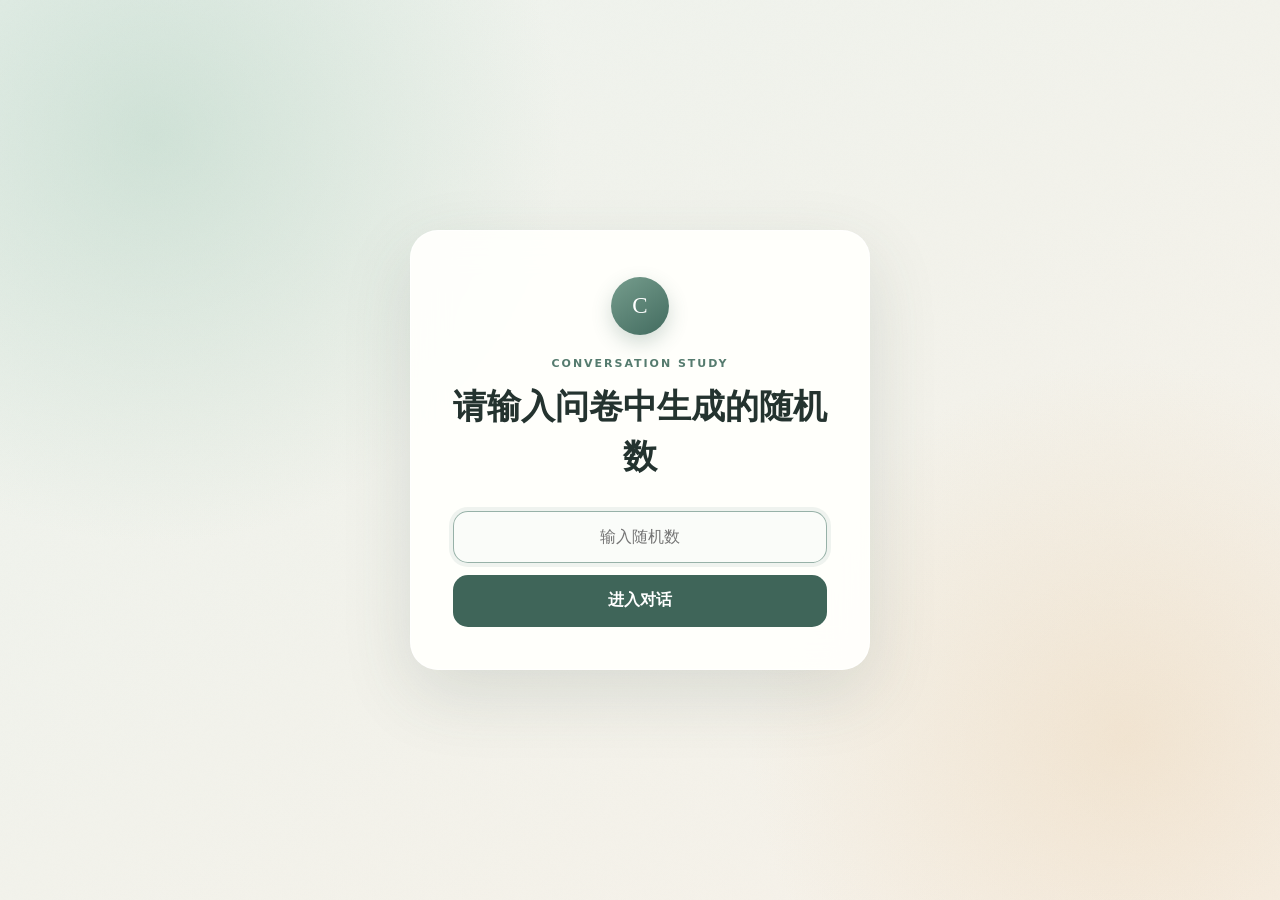
<file: index.html>
<!doctype html>
<html lang="zh-CN">
  <head>
    <meta charset="UTF-8" />
    <meta name="viewport" content="width=device-width, initial-scale=1.0" />
    <meta name="description" content="Chatti 对话实验平台" />
    <title>Chatti</title>
    <link rel="stylesheet" href="styles.css?v=20261109a" />
  </head>
  <body>
    <section id="access-screen" class="access-screen" aria-labelledby="access-title">
      <div class="access-card">
        <span class="access-mark" aria-hidden="true">C</span>
        <p class="access-kicker">CONVERSATION STUDY</p>
        <h1 id="access-title">请输入问卷中生成的随机数</h1>
        <form id="access-form" class="access-form" novalidate>
          <label class="sr-only" for="condition-input">问卷中生成的随机数</label>
          <input
            id="condition-input"
            type="password"
            inputmode="numeric"
            autocomplete="off"
            maxlength="1"
            placeholder="输入随机数"
            required
          />
          <button type="submit">进入对话</button>
        </form>
      </div>
    </section>

    <main id="experiment-platform" class="page-shell is-hidden" aria-hidden="true">
      <section class="chat-grid" aria-label="对话实验">
        <article class="chat-card" data-chat>
          <header class="chat-header">
            <span class="avatar" aria-hidden="true">C</span>
            <h1>Chatti</h1>
          </header>
          <div class="messages" aria-live="polite" aria-label="与 Chatti 的聊天记录"></div>
          <form id="chat-form" class="composer">
            <label class="sr-only" for="chat-input">给 Chatti 发送消息</label>
            <textarea id="chat-input" rows="1" placeholder="简单说说你遇到的问题……" required></textarea>
            <button type="submit" aria-label="发送给 Chatti">发送</button>
          </form>
        </article>

        <aside class="scenario-card" aria-labelledby="scenario-title">
          <div class="scenario-content">
            <p class="scenario-label">CURRENT SITUATION</p>
            <h2 id="scenario-title">场景描述</h2>
            <p>你因为工作需要，开始学习一项自己以前从未接触过的技能。你已经花了不少时间观看教程、阅读资料，也尝试按照教学步骤完成练习，但实际操作时仍然经常遇到问题。有时候你以为自己已经理解了某个知识点，但是换一种情况就又不知道该怎么办。你尝试了不同的学习方法，却始终觉得进展缓慢。你有些沮丧，希望找到更有效的方法尽快完成这项任务。</p>
          </div>
        </aside>
      </section>
    </main>

    <div id="error-modal" class="modal-layer is-hidden" role="alertdialog" aria-modal="true" aria-labelledby="error-title">
      <div class="modal-card modal-card-small">
        <span class="modal-icon" aria-hidden="true">!</span>
        <h2 id="error-title">输入有误</h2>
        <p>请输入正确的随机数格式。</p>
        <button id="error-close" type="button">重新输入</button>
      </div>
    </div>

    <template id="message-template">
      <div class="message-row"><div class="message-bubble"></div></div>
    </template>
    <script src="app.js?v=20261109b"></script>
  </body>
</html>
</file>
<file: styles.css>
:root {
  color-scheme: light;
  --ink: #24332f;
  --muted: #708079;
  --paper: rgba(255, 255, 252, 0.92);
  --line: rgba(74, 103, 94, 0.14);
  --sage: #557b6e;
  --sage-dark: #3f6559;
  --sage-deep: #2d5147;
  --sage-pale: #e6f0eb;
  --cream: #f6f1e7;
  --shadow: 0 24px 70px rgba(57, 77, 69, 0.14);
}

* { box-sizing: border-box; }

html, body { min-height: 100%; }

body {
  margin: 0;
  color: var(--ink);
  font-family: "Microsoft YaHei UI", "PingFang SC", system-ui, sans-serif;
  background:
    radial-gradient(circle at 12% 15%, rgba(174, 207, 190, 0.48), transparent 30%),
    radial-gradient(circle at 88% 82%, rgba(232, 200, 159, 0.32), transparent 28%),
    linear-gradient(145deg, #edf3ee 0%, #f7f1e8 100%);
}

body::before {
  content: "";
  position: fixed;
  inset: 0;
  pointer-events: none;
  opacity: 0.38;
  background-image: url("data:image/svg+xml,%3Csvg xmlns='http://www.w3.org/2000/svg' width='90' height='90' viewBox='0 0 90 90'%3E%3Cfilter id='n'%3E%3CfeTurbulence type='fractalNoise' baseFrequency='.9' numOctaves='2' stitchTiles='stitch'/%3E%3C/filter%3E%3Crect width='100%25' height='100%25' filter='url(%23n)' opacity='.035'/%3E%3C/svg%3E");
}

.is-hidden { display: none !important; }

.page-shell {
  width: min(1180px, calc(100% - 32px));
  margin: 0 auto;
  padding: 32px 0;
}

.chat-grid {
  display: grid;
  grid-template-columns: repeat(2, minmax(0, 1fr));
  gap: 22px;
}

.chat-card,
.scenario-card { height: 660px; }

.chat-card {
  min-width: 0;
  display: grid;
  grid-template-rows: auto minmax(0, 1fr) auto;
  overflow: hidden;
  background: var(--paper);
  border: 1px solid rgba(255, 255, 255, 0.72);
  border-radius: 26px;
  box-shadow: var(--shadow);
  backdrop-filter: blur(18px);
}

.chat-header {
  display: flex;
  align-items: center;
  gap: 13px;
  padding: 19px 22px;
  border-bottom: 1px solid var(--line);
}

.avatar,
.access-mark {
  width: 45px;
  height: 45px;
  display: grid;
  place-items: center;
  flex: 0 0 auto;
  border-radius: 50%;
  color: white;
  font-family: Georgia, serif;
  font-size: 19px;
  background: linear-gradient(145deg, #769d8d, #426b5f);
  box-shadow: 0 8px 20px rgba(67, 106, 94, 0.24);
}

.chat-header h1 { margin: 0; font-size: 16px; }

.messages {
  min-height: 0;
  overflow-y: auto;
  padding: 24px 20px 28px;
  scroll-behavior: smooth;
  scrollbar-width: thin;
  scrollbar-color: #becdc6 transparent;
}

.message-row { display: flex; margin-bottom: 15px; }
.message-row.user { justify-content: flex-end; }

.message-bubble {
  max-width: 84%;
  padding: 12px 15px;
  border-radius: 6px 18px 18px 18px;
  color: #33443e;
  background: var(--sage-pale);
  font-size: 14px;
  line-height: 1.8;
  white-space: pre-wrap;
  word-break: break-word;
}

.message-row.user .message-bubble {
  color: white;
  background: var(--sage);
  border-radius: 18px 6px 18px 18px;
}

.message-row.completion-message .message-bubble {
  width: 100%;
  max-width: 100%;
  padding: 20px;
  text-align: center;
  background: #f5faf7;
  border: 1px solid rgba(63, 101, 89, 0.18);
  border-radius: 18px;
}

.inline-completion-title,
.inline-completion-instruction { display: block; }
.inline-completion-title { margin-bottom: 4px; font-size: 18px; }
.inline-completion-instruction { color: var(--muted); font-size: 13px; }
.inline-copy-button { min-width: 126px; height: 42px; padding: 0 20px; border-radius: 13px; }

.message-row.typing .message-bubble::after {
  content: "";
  width: 2px;
  height: 1.15em;
  display: inline-block;
  margin-left: 2px;
  vertical-align: -0.15em;
  background: currentColor;
  animation: blink 0.8s step-end infinite;
}

.thinking { display: inline-flex; gap: 5px; align-items: center; min-height: 20px; }
.thinking i {
  width: 6px;
  height: 6px;
  border-radius: 50%;
  background: #789086;
  animation: bounce 1.1s ease-in-out infinite;
}
.thinking i:nth-child(2) { animation-delay: 0.16s; }
.thinking i:nth-child(3) { animation-delay: 0.32s; }

.composer {
  display: grid;
  grid-template-columns: 1fr auto;
  gap: 10px;
  align-items: end;
  padding: 15px;
  border-top: 1px solid var(--line);
  background: rgba(255, 255, 255, 0.62);
}

.composer textarea,
.access-form input {
  width: 100%;
  border: 1px solid rgba(78, 111, 100, 0.18);
  outline: none;
  color: var(--ink);
  background: rgba(250, 252, 249, 0.92);
  font: inherit;
  transition: border-color 0.2s, box-shadow 0.2s;
}

.composer textarea {
  min-height: 45px;
  max-height: 110px;
  resize: none;
  border-radius: 14px;
  padding: 12px 14px;
  font-size: 14px;
  line-height: 1.45;
}

.composer textarea:focus,
.access-form input:focus {
  border-color: rgba(72, 118, 103, 0.55);
  box-shadow: 0 0 0 4px rgba(85, 123, 110, 0.09);
}

button {
  border: 0;
  color: white;
  background: var(--sage-dark);
  font: inherit;
  font-weight: 700;
  cursor: pointer;
  transition: transform 0.18s, opacity 0.18s, background 0.18s;
}

button:hover { transform: translateY(-1px); background: var(--sage-deep); }
button:disabled, textarea:disabled { opacity: 0.5; cursor: not-allowed; transform: none; }

.composer button {
  height: 45px;
  padding: 0 18px;
  border-radius: 14px;
  font-size: 14px;
}

.scenario-card {
  display: grid;
  place-items: center;
  overflow: hidden;
  padding: clamp(34px, 5vw, 64px);
  color: #fffdf7;
  background: linear-gradient(145deg, rgba(73, 111, 98, 0.96), rgba(43, 72, 63, 0.98));
  border: 1px solid rgba(255, 255, 255, 0.15);
  border-radius: 26px;
  box-shadow: var(--shadow);
}

.scenario-content { max-width: 430px; }
.scenario-label {
  margin: 0 0 18px;
  color: rgba(231, 244, 237, 0.68);
  font-size: 11px;
  font-weight: 800;
  letter-spacing: 0.2em;
}

.scenario-card h2 {
  margin: 0 0 28px;
  font-family: "STSong", "SimSun", serif;
  font-size: clamp(30px, 4vw, 43px);
  font-weight: 600;
  letter-spacing: 0.08em;
}

.scenario-card h2::after {
  content: "";
  width: 44px;
  height: 2px;
  display: block;
  margin-top: 18px;
  background: rgba(228, 197, 150, 0.88);
}

.scenario-card .scenario-content > p:last-child {
  margin: 0;
  color: rgba(255, 255, 250, 0.9);
  font-size: 16px;
  line-height: 2.05;
  text-align: justify;
}

.access-screen {
  min-height: 100vh;
  display: grid;
  place-items: center;
  padding: 24px;
}

.access-card {
  width: min(460px, 100%);
  padding: 46px 42px 42px;
  text-align: center;
  background: rgba(255, 255, 252, 0.94);
  border: 1px solid rgba(255, 255, 255, 0.78);
  border-radius: 28px;
  box-shadow: var(--shadow);
  backdrop-filter: blur(18px);
}

.access-mark { width: 58px; height: 58px; margin: 0 auto 22px; font-size: 23px; }
.access-kicker {
  margin: 0 0 12px;
  color: var(--sage);
  font-size: 11px;
  font-weight: 800;
  letter-spacing: 0.18em;
}

.access-card h1 {
  margin: 0;
  font-family: "STSong", "SimSun", serif;
  font-size: clamp(26px, 5vw, 34px);
  font-weight: 600;
  line-height: 1.45;
}

.access-form { display: grid; gap: 12px; margin-top: 30px; }
.access-form input { height: 52px; padding: 0 16px; border-radius: 15px; text-align: center; font-size: 16px; }
.access-form button { height: 52px; border-radius: 15px; }

.modal-layer {
  position: fixed;
  z-index: 20;
  inset: 0;
  display: grid;
  place-items: center;
  padding: 24px;
  background: rgba(30, 47, 41, 0.48);
  backdrop-filter: blur(8px);
}

.modal-card {
  width: min(440px, 100%);
  padding: 42px;
  text-align: center;
  background: #fffef9;
  border-radius: 26px;
  box-shadow: 0 30px 90px rgba(21, 36, 31, 0.28);
  animation: modal-in 0.28s ease-out;
}

.modal-card-small { width: min(390px, 100%); }
.modal-icon,
.completion-check {
  width: 54px;
  height: 54px;
  display: grid;
  place-items: center;
  margin: 0 auto 18px;
  border-radius: 50%;
  font-size: 24px;
  font-weight: 800;
}
.modal-icon { color: #9b654b; background: #f3e5dc; }
.completion-check { color: white; background: var(--sage); }
.modal-card h2 { margin: 0 0 10px; font-size: 26px; }
.modal-card > p { margin: 0 0 24px; color: var(--muted); }
.modal-card button { min-width: 140px; height: 46px; padding: 0 22px; border-radius: 14px; }

.completion-code {
  display: block;
  margin: 24px 0;
  padding: 18px;
  color: var(--sage-deep);
  background: var(--sage-pale);
  border: 1px dashed rgba(63, 101, 89, 0.34);
  border-radius: 16px;
  font-family: Consolas, monospace;
  font-size: 30px;
  font-weight: 800;
  letter-spacing: 0.12em;
}

.copy-status { min-height: 20px; margin: 14px 0 0 !important; font-size: 12px; }

.sr-only {
  position: absolute;
  width: 1px;
  height: 1px;
  padding: 0;
  margin: -1px;
  overflow: hidden;
  clip: rect(0, 0, 0, 0);
  white-space: nowrap;
  border: 0;
}

@keyframes blink { 50% { opacity: 0; } }
@keyframes bounce { 0%, 60%, 100% { transform: translateY(0); opacity: 0.45; } 30% { transform: translateY(-4px); opacity: 1; } }
@keyframes modal-in { from { opacity: 0; transform: translateY(10px) scale(0.98); } to { opacity: 1; transform: none; } }

@media (max-width: 820px) {
  .page-shell { padding-top: 18px; }
  .chat-grid { grid-template-columns: 1fr; }
  .chat-card,
  .scenario-card { height: 660px; }
  .scenario-card { order: -1; }
}

@media (max-width: 520px) {
  .access-card,
  .modal-card { padding: 34px 24px; }
  .page-shell { width: min(100% - 20px, 1180px); }
  .scenario-card { padding: 36px 28px; }
  .scenario-card .scenario-content > p:last-child { font-size: 15px; line-height: 1.9; }
}

@media (prefers-reduced-motion: reduce) {
  *, *::before, *::after { scroll-behavior: auto !important; animation-duration: 0.01ms !important; }
}
</file>
